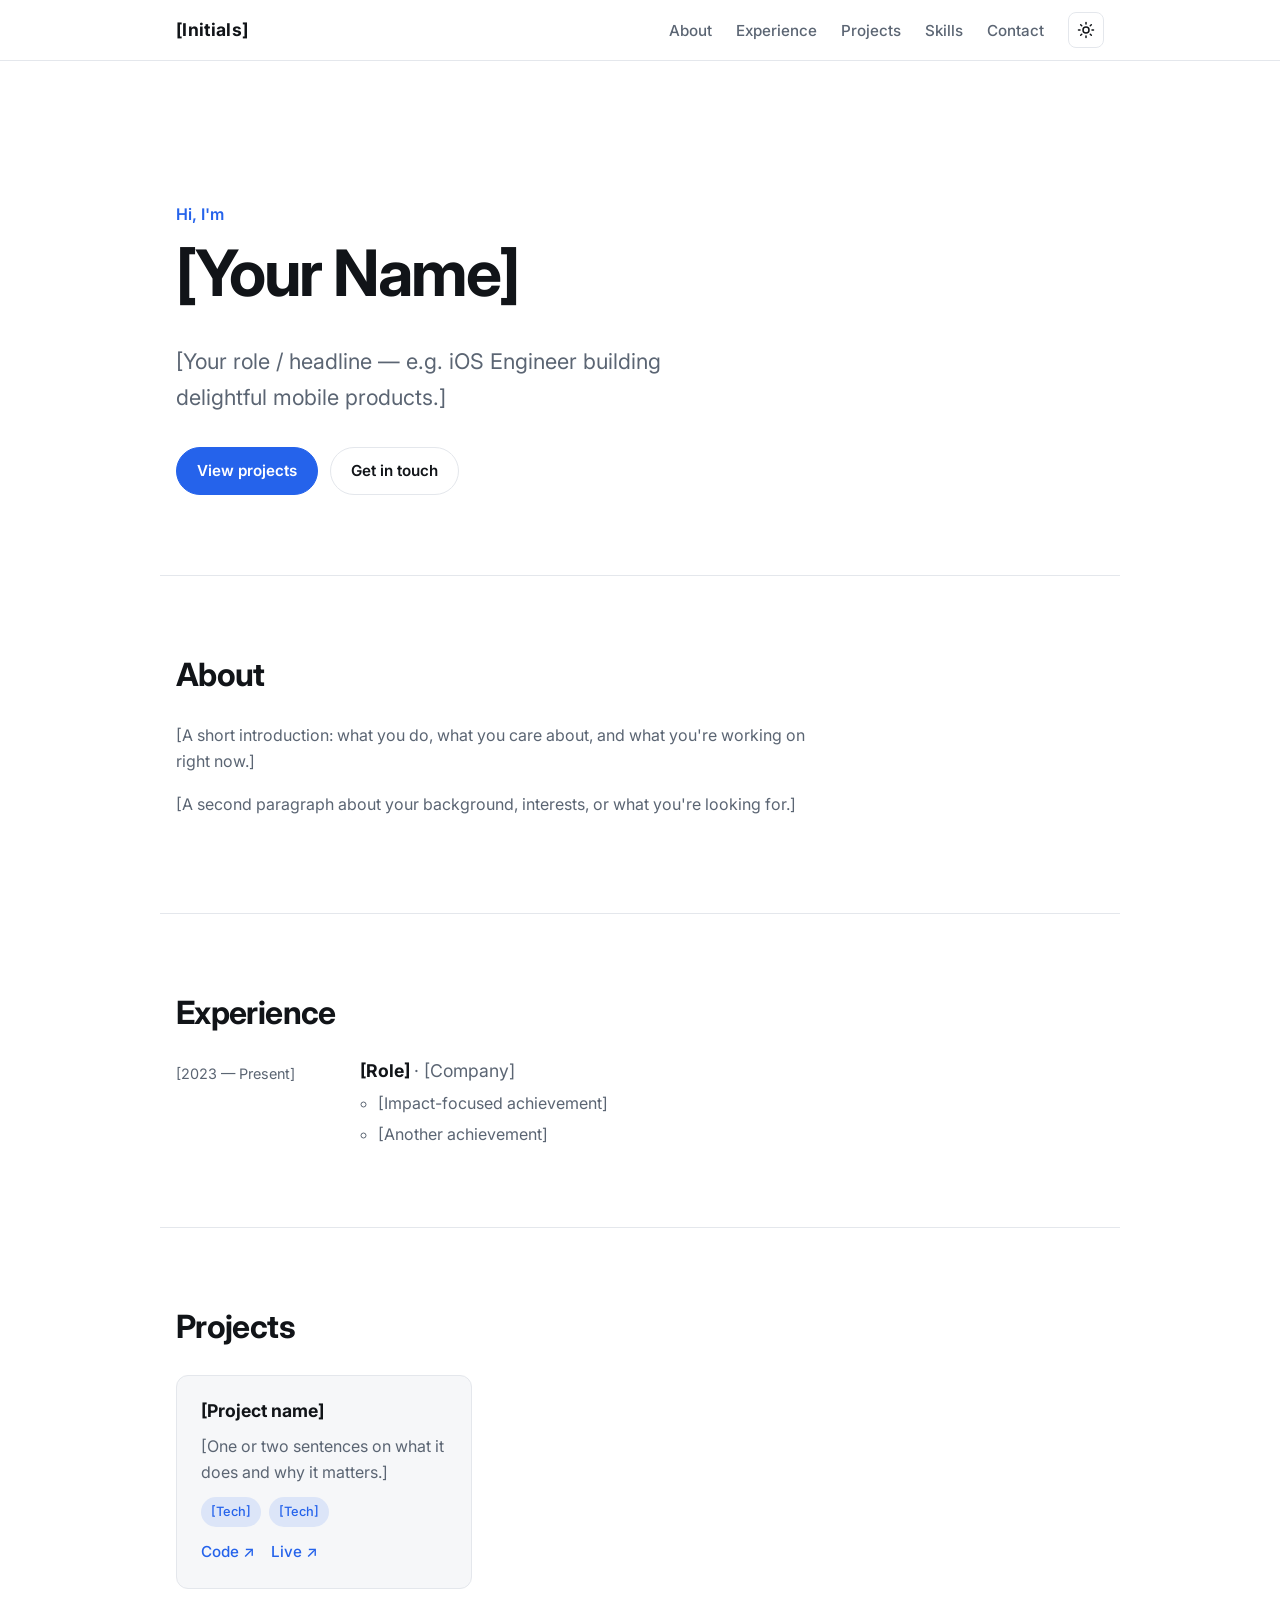
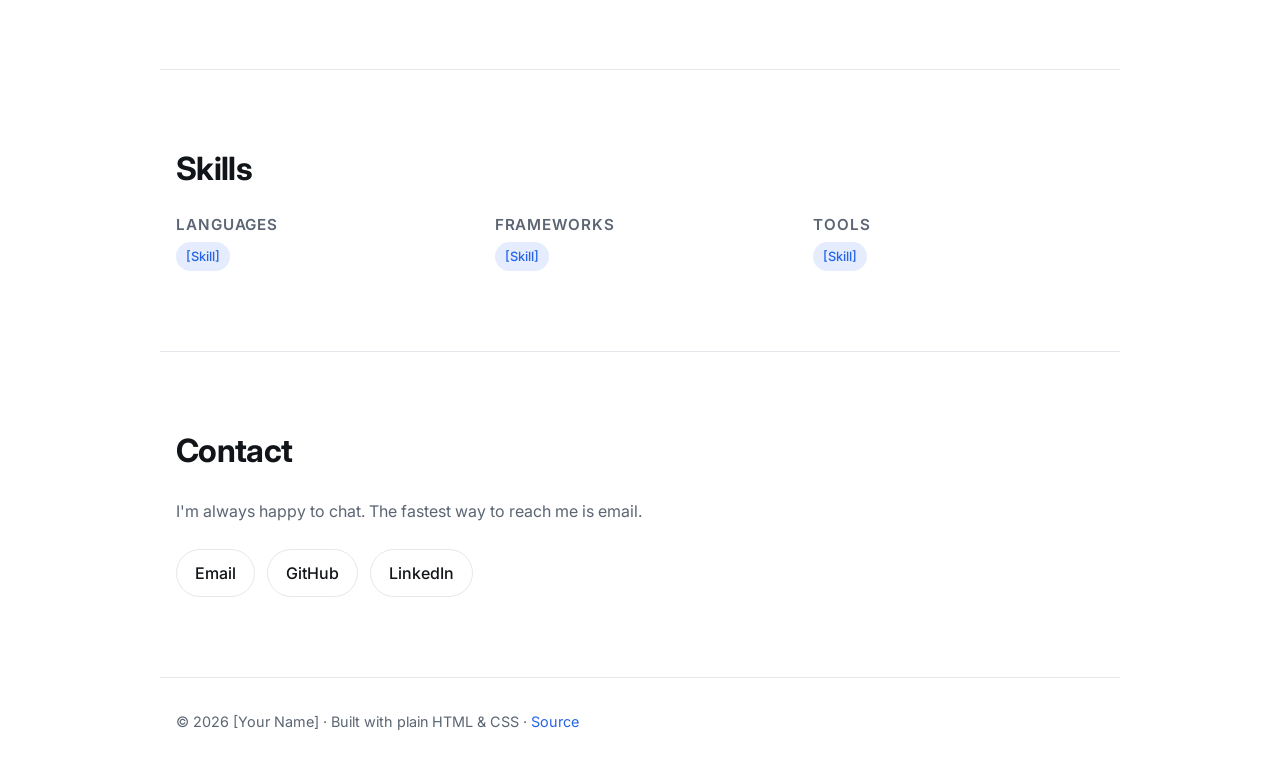
<file: index.html>
<!doctype html>
<html lang="en">
<head>
  <meta charset="utf-8">
  <meta name="viewport" content="width=device-width, initial-scale=1">
  <title>[Your Name] — Portfolio</title>
  <meta name="description" content="Portfolio of [Your Name].">
  <meta property="og:title" content="[Your Name] — Portfolio">
  <meta property="og:description" content="Portfolio of [Your Name].">
  <meta property="og:type" content="website">
  <link rel="icon" href="assets/img/favicon.svg" type="image/svg+xml">
  <link rel="preconnect" href="https://fonts.googleapis.com">
  <link rel="preconnect" href="https://fonts.gstatic.com" crossorigin>
  <link href="https://fonts.googleapis.com/css2?family=Inter:wght@400;500;600;700&display=swap" rel="stylesheet">
  <link rel="stylesheet" href="assets/css/style.css">
  <!-- Apply a saved theme choice before first paint to avoid a flash -->
  <script>
    try { var t = localStorage.getItem('theme'); if (t) document.documentElement.dataset.theme = t; } catch (e) {}
  </script>
</head>
<body>
  <a class="skip-link" href="#main">Skip to content</a>

  <header class="site-header">
    <nav class="nav container" aria-label="Primary">
      <a class="brand" href="#top">[Initials]</a>
      <button class="nav-toggle" aria-expanded="false" aria-controls="nav-links" aria-label="Open menu">
        <span></span><span></span>
      </button>
      <ul class="nav-links" id="nav-links">
        <li><a href="#about">About</a></li>
        <li><a href="#experience">Experience</a></li>
        <li><a href="#projects">Projects</a></li>
        <li><a href="#skills">Skills</a></li>
        <li><a href="#contact">Contact</a></li>
        <li>
          <button class="theme-toggle" type="button" aria-label="Toggle dark mode" title="Toggle theme">
            <svg class="icon-sun" viewBox="0 0 24 24" aria-hidden="true"><circle cx="12" cy="12" r="4"/><path d="M12 2v2M12 20v2M4.9 4.9l1.4 1.4M17.7 17.7l1.4 1.4M2 12h2M20 12h2M4.9 19.1l1.4-1.4M17.7 6.3l1.4-1.4"/></svg>
            <svg class="icon-moon" viewBox="0 0 24 24" aria-hidden="true"><path d="M21 12.8A9 9 0 1 1 11.2 3a7 7 0 0 0 9.8 9.8z"/></svg>
          </button>
        </li>
      </ul>
    </nav>
  </header>

  <main id="main">
    <!-- ================= HERO ================= -->
    <section class="hero container" id="top">
      <p class="eyebrow">Hi, I'm</p>
      <h1>[Your Name]</h1>
      <!-- TODO(content): one-line headline -->
      <p class="lead">[Your role / headline — e.g. iOS Engineer building delightful mobile products.]</p>
      <div class="hero-actions">
        <a class="btn btn-primary" href="#projects">View projects</a>
        <a class="btn" href="#contact">Get in touch</a>
      </div>
    </section>

    <!-- ================= ABOUT ================= -->
    <section class="section container" id="about">
      <h2 class="section-title">About</h2>
      <div class="prose">
        <!-- TODO(content): short bio, 2–3 paragraphs -->
        <p>[A short introduction: what you do, what you care about, and what you're working on right now.]</p>
        <p>[A second paragraph about your background, interests, or what you're looking for.]</p>
      </div>
    </section>

    <!-- ================= EXPERIENCE ================= -->
    <section class="section container" id="experience">
      <h2 class="section-title">Experience</h2>
      <ol class="timeline">
        <!-- TODO(content): copy this <li> block once per role, newest first -->
        <li class="timeline-item">
          <div class="timeline-meta">[2023 — Present]</div>
          <div>
            <h3>[Role] <span class="muted">· [Company]</span></h3>
            <ul class="bullets">
              <li>[Impact-focused achievement]</li>
              <li>[Another achievement]</li>
            </ul>
          </div>
        </li>
      </ol>
    </section>

    <!-- ================= PROJECTS ================= -->
    <section class="section container" id="projects">
      <h2 class="section-title">Projects</h2>
      <div class="cards">
        <!-- TODO(content): copy this <article> block once per project -->
        <article class="card">
          <h3>[Project name]</h3>
          <p>[One or two sentences on what it does and why it matters.]</p>
          <ul class="tags"><li>[Tech]</li><li>[Tech]</li></ul>
          <div class="card-links">
            <a href="#" target="_blank" rel="noopener">Code ↗</a>
            <a href="#" target="_blank" rel="noopener">Live ↗</a>
          </div>
        </article>
      </div>
    </section>

    <!-- ================= SKILLS ================= -->
    <section class="section container" id="skills">
      <h2 class="section-title">Skills</h2>
      <!-- TODO(content): group your skills -->
      <div class="skill-groups">
        <div><h3>Languages</h3><ul class="tags"><li>[Skill]</li></ul></div>
        <div><h3>Frameworks</h3><ul class="tags"><li>[Skill]</li></ul></div>
        <div><h3>Tools</h3><ul class="tags"><li>[Skill]</li></ul></div>
      </div>
    </section>

    <!-- ================= CONTACT ================= -->
    <section class="section container" id="contact">
      <h2 class="section-title">Contact</h2>
      <p class="prose">I'm always happy to chat. The fastest way to reach me is email.</p>
      <ul class="contact-links">
        <!-- TODO(content): confirm public email -->
        <li><a href="mailto:you@example.com">Email</a></li>
        <li><a href="https://github.com/" target="_blank" rel="noopener">GitHub</a></li>
        <!-- TODO(content): LinkedIn URL -->
        <li><a href="https://www.linkedin.com/" target="_blank" rel="noopener">LinkedIn</a></li>
      </ul>
    </section>
  </main>

  <footer class="site-footer container">
    <p>© <span id="year"></span> [Your Name] · Built with plain HTML &amp; CSS · <a href="https://github.com/jainijhawan/anjali-portfolio" target="_blank" rel="noopener">Source</a></p>
  </footer>

  <script src="assets/js/main.js" defer></script>
</body>
</html>
</file>
<file: assets/css/style.css>
/* ==========================================================================
   Design tokens — edit colors/spacing here, not in individual rules
   ========================================================================== */
:root {
  --bg: #ffffff;
  --surface: #f6f7f9;
  --border: #e4e7ec;
  --text: #111418;
  --muted: #5b6573;
  --accent: #2563eb;
  --accent-contrast: #ffffff;

  --radius: 12px;
  --max-width: 960px;
  --gutter: 16px;
  --font: "Inter", system-ui, -apple-system, "Segoe UI", Roboto, sans-serif;
  color-scheme: light;
}

/* Dark theme: follows the OS unless the visitor picked light explicitly */
@media (prefers-color-scheme: dark) {
  :root:not([data-theme="light"]) {
    --bg: #0d1117;
    --surface: #161b22;
    --border: #262c36;
    --text: #e6edf3;
    --muted: #9aa5b4;
    --accent: #6ea8fe;
    --accent-contrast: #0d1117;
    color-scheme: dark;
  }
}
:root[data-theme="dark"] {
  --bg: #0d1117;
  --surface: #161b22;
  --border: #262c36;
  --text: #e6edf3;
  --muted: #9aa5b4;
  --accent: #6ea8fe;
  --accent-contrast: #0d1117;
  color-scheme: dark;
}

/* ==========================================================================
   Base
   ========================================================================== */
*, *::before, *::after { box-sizing: border-box; }

html { scroll-behavior: smooth; scroll-padding-top: 72px; }
@media (prefers-reduced-motion: reduce) { html { scroll-behavior: auto; } }

body {
  margin: 0;
  background: var(--bg);
  color: var(--text);
  font-family: var(--font);
  font-size: 1rem;
  line-height: 1.65;
  -webkit-font-smoothing: antialiased;
  transition: background-color .2s ease, color .2s ease;
}

a { color: var(--accent); text-decoration: none; }
a:hover { text-decoration: underline; }
h1, h2, h3 { line-height: 1.2; margin: 0 0 .5em; }
img { max-width: 100%; display: block; }

.container {
  width: 100%;
  max-width: var(--max-width);
  margin-inline: auto;
  padding-inline: var(--gutter);
}

.muted { color: var(--muted); font-weight: 400; }

.skip-link {
  position: absolute; left: -999px; top: 8px;
  background: var(--accent); color: var(--accent-contrast);
  padding: 8px 12px; border-radius: 8px; z-index: 100;
}
.skip-link:focus { left: 8px; }

:focus-visible { outline: 2px solid var(--accent); outline-offset: 2px; border-radius: 4px; }

/* ==========================================================================
   Header / nav
   ========================================================================== */
.site-header {
  position: sticky; top: 0; z-index: 50;
  background: color-mix(in srgb, var(--bg) 85%, transparent);
  backdrop-filter: saturate(180%) blur(10px);
  border-bottom: 1px solid var(--border);
}
.nav { display: flex; align-items: center; justify-content: space-between; height: 60px; }
.brand { font-weight: 700; font-size: 1.1rem; color: var(--text); letter-spacing: .02em; }
.brand:hover { text-decoration: none; }

.nav-links { display: flex; align-items: center; gap: 24px; list-style: none; margin: 0; padding: 0; }
.nav-links a { color: var(--muted); font-size: .95rem; font-weight: 500; }
.nav-links a:hover { color: var(--text); text-decoration: none; }

.theme-toggle, .nav-toggle {
  background: none; border: 1px solid var(--border); color: var(--text);
  border-radius: 8px; width: 36px; height: 36px; cursor: pointer;
  display: inline-grid; place-items: center;
}
.theme-toggle svg { width: 18px; height: 18px; fill: none; stroke: currentColor; stroke-width: 2; stroke-linecap: round; }
.theme-toggle .icon-moon { display: none; }
:root[data-theme="dark"] .theme-toggle .icon-sun { display: none; }
:root[data-theme="dark"] .theme-toggle .icon-moon { display: block; }
@media (prefers-color-scheme: dark) {
  :root:not([data-theme="light"]) .theme-toggle .icon-sun { display: none; }
  :root:not([data-theme="light"]) .theme-toggle .icon-moon { display: block; }
}

.nav-toggle { display: none; gap: 5px; align-content: center; }
.nav-toggle span { display: block; width: 16px; height: 2px; background: currentColor; border-radius: 2px; }

@media (max-width: 720px) {
  .nav-toggle { display: inline-grid; }
  .nav-links {
    position: absolute; top: 60px; left: 0; right: 0;
    flex-direction: column; align-items: flex-start; gap: 4px;
    padding: 12px var(--gutter) 16px;
    background: var(--bg); border-bottom: 1px solid var(--border);
    display: none;
  }
  .nav-links.open { display: flex; }
  .nav-links a { display: block; padding: 8px 0; }
}

/* ==========================================================================
   Hero
   ========================================================================== */
.hero { padding-block: clamp(64px, 14vw, 140px) clamp(40px, 8vw, 80px); }
.eyebrow { color: var(--accent); font-weight: 600; margin: 0 0 8px; }
.hero h1 { font-size: clamp(2.4rem, 7vw, 4rem); letter-spacing: -.03em; }
.lead { font-size: clamp(1.1rem, 2.4vw, 1.35rem); color: var(--muted); max-width: 40ch; margin: 0 0 32px; }
.hero-actions { display: flex; flex-wrap: wrap; gap: 12px; }

.btn {
  display: inline-block; padding: 10px 20px; border-radius: 999px;
  border: 1px solid var(--border); color: var(--text); font-weight: 600; font-size: .95rem;
  transition: transform .15s ease, border-color .15s ease;
}
.btn:hover { text-decoration: none; border-color: var(--text); transform: translateY(-1px); }
.btn-primary { background: var(--accent); border-color: var(--accent); color: var(--accent-contrast); }
.btn-primary:hover { border-color: var(--accent); filter: brightness(1.05); }

/* ==========================================================================
   Sections
   ========================================================================== */
.section { padding-block: clamp(48px, 8vw, 80px); border-top: 1px solid var(--border); }
.section-title { font-size: clamp(1.5rem, 3.5vw, 2rem); letter-spacing: -.02em; margin-bottom: 28px; }
.prose { max-width: 65ch; color: var(--muted); }
.prose p { margin: 0 0 1em; }

/* Timeline */
.timeline { list-style: none; margin: 0; padding: 0; display: grid; gap: 32px; }
.timeline-item { display: grid; grid-template-columns: 160px 1fr; gap: 24px; }
.timeline-meta { color: var(--muted); font-size: .9rem; padding-top: 2px; }
.timeline-item h3 { font-size: 1.1rem; }
.bullets { margin: 0; padding-left: 1.1em; color: var(--muted); }
.bullets li + li { margin-top: 4px; }
@media (max-width: 600px) { .timeline-item { grid-template-columns: 1fr; gap: 4px; } }

/* Cards */
.cards { display: grid; grid-template-columns: repeat(auto-fill, minmax(260px, 1fr)); gap: 20px; }
.card {
  background: var(--surface); border: 1px solid var(--border); border-radius: var(--radius);
  padding: 24px; display: flex; flex-direction: column; gap: 12px;
  transition: transform .15s ease, border-color .15s ease;
}
.card:hover { transform: translateY(-2px); border-color: var(--accent); }
.card h3 { font-size: 1.1rem; margin: 0; }
.card p { color: var(--muted); margin: 0; flex: 1; }
.card-links { display: flex; gap: 16px; font-weight: 500; font-size: .95rem; }

/* Tags */
.tags { list-style: none; margin: 0; padding: 0; display: flex; flex-wrap: wrap; gap: 8px; }
.tags li {
  font-size: .8rem; font-weight: 500; padding: 4px 10px; border-radius: 999px;
  background: color-mix(in srgb, var(--accent) 12%, transparent); color: var(--accent);
}

/* Skills */
.skill-groups { display: grid; grid-template-columns: repeat(auto-fit, minmax(220px, 1fr)); gap: 28px; }
.skill-groups h3 { font-size: .95rem; color: var(--muted); font-weight: 600; text-transform: uppercase; letter-spacing: .06em; }

/* Contact */
.contact-links { list-style: none; padding: 0; margin: 24px 0 0; display: flex; flex-wrap: wrap; gap: 12px; }
.contact-links a {
  display: inline-block; padding: 10px 18px; border: 1px solid var(--border);
  border-radius: 999px; color: var(--text); font-weight: 500;
}
.contact-links a:hover { border-color: var(--accent); color: var(--accent); text-decoration: none; }

/* Footer */
.site-footer { padding-block: 32px 48px; border-top: 1px solid var(--border); color: var(--muted); font-size: .9rem; }
.site-footer p { margin: 0; }

/* Scroll reveal (enabled by JS; content stays visible without JS) */
.js .reveal { opacity: 0; transform: translateY(12px); transition: opacity .5s ease, transform .5s ease; }
.js .reveal.visible { opacity: 1; transform: none; }
@media (prefers-reduced-motion: reduce) { .js .reveal { opacity: 1; transform: none; transition: none; } }
</file>
